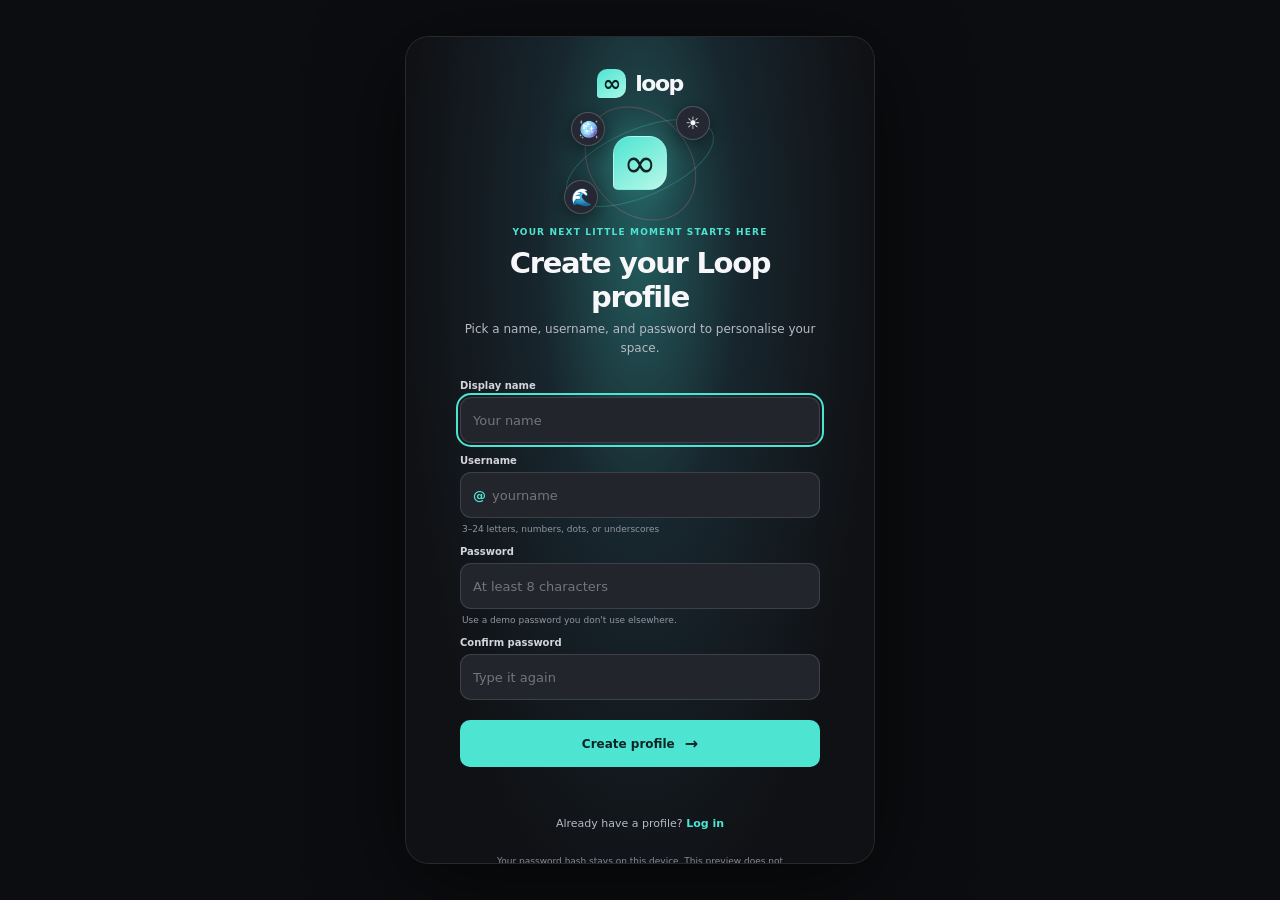
<file: index.html>
<!doctype html>
<html lang="en">
<head>
  <meta charset="utf-8">
  <meta name="viewport" content="width=device-width, initial-scale=1, viewport-fit=cover">
  <meta name="theme-color" content="#101114">
  <meta name="description" content="Loop is a short-video playground for little moments, creative loops, and new ideas.">
  <meta property="og:title" content="Loop — short videos, your way">
  <meta property="og:description" content="A little space for loops, ideas, and your people.">
  <meta property="og:type" content="website">
  <meta http-equiv="Content-Security-Policy" content="default-src 'self'; script-src 'self'; style-src 'self' 'unsafe-inline'; img-src 'self' data: blob:; media-src 'self' blob:; connect-src 'self'; object-src 'none'; base-uri 'self'; form-action 'self'">
  <link rel="manifest" href="manifest.webmanifest">
  <link rel="icon" href="icon-192.svg" type="image/svg+xml">
  <link rel="apple-touch-icon" href="icon-512.svg">
  <title>Loop — short videos, your way</title>
  <link rel="stylesheet" href="styles.css">
</head>
<body>
  <main class="app-shell" id="app">
    <header class="app-header">
      <button class="brand" data-view="feed" aria-label="Loop home"><span class="brand-mark">∞</span><span>loop</span></button>
      <div class="header-actions">
        <button class="download-cta" data-action="install-app" aria-label="Download or install Loop">Download</button>
        <button class="header-icon" data-view="discover" aria-label="Search">⌕</button>
        <button class="header-icon notification-button" data-view="notifications" aria-label="Notifications">♧<i></i></button>
      </div>
    </header>
    <a class="skip-link" href="#viewRoot">Skip to content</a>
    <div class="view-root" id="viewRoot" tabindex="-1"></div>
    <nav class="bottom-nav" aria-label="Main navigation">
      <button class="nav-button selected" data-view="feed"><span class="nav-icon">⌂</span><span>Home</span></button>
      <button class="nav-button" data-view="discover"><span class="nav-icon">⌕</span><span>Explore</span></button>
      <button class="nav-button create-nav" data-action="open-create" aria-label="Create a video"><span class="create">＋</span></button>
      <button class="nav-button" data-view="inbox"><span class="nav-icon">✉</span><span>Inbox</span></button>
      <button class="nav-button" data-view="profile"><span class="nav-icon">◉</span><span>Me</span></button>
    </nav>
    <input id="videoPicker" type="file" accept="video/*" capture="environment" hidden>
    <input id="avatarPicker" type="file" accept="image/*" hidden>
    <div class="overlay" id="overlay" aria-live="polite"></div>
    <div class="toast" id="toast" role="status"></div>
  </main>
  <script src="app.js"></script>
</body>
</html>
</file>
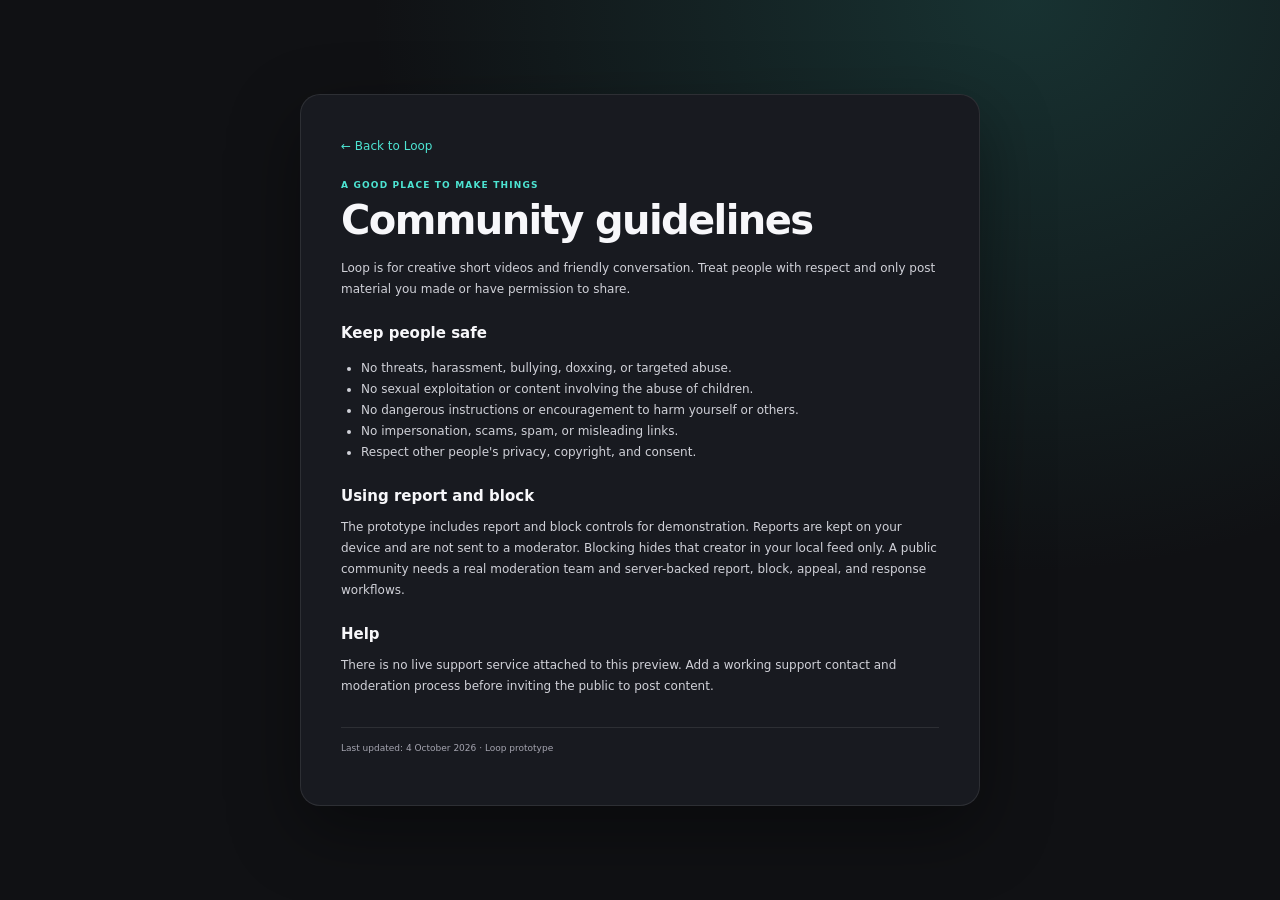
<file: community-guidelines.html>
<!doctype html>
<html lang="en">
<head>
  <meta charset="utf-8"><meta name="viewport" content="width=device-width, initial-scale=1">
  <meta name="theme-color" content="#101114"><link rel="manifest" href="manifest.webmanifest"><link rel="stylesheet" href="styles.css">
  <title>Community guidelines — Loop</title>
</head>
<body class="document-body"><main class="document-card">
  <a class="document-back" href="index.html">← Back to Loop</a>
  <div class="eyebrow">A good place to make things</div><h1>Community guidelines</h1>
  <p>Loop is for creative short videos and friendly conversation. Treat people with respect and only post material you made or have permission to share.</p>
  <h2>Keep people safe</h2><ul><li>No threats, harassment, bullying, doxxing, or targeted abuse.</li><li>No sexual exploitation or content involving the abuse of children.</li><li>No dangerous instructions or encouragement to harm yourself or others.</li><li>No impersonation, scams, spam, or misleading links.</li><li>Respect other people's privacy, copyright, and consent.</li></ul>
  <h2>Using report and block</h2><p>The prototype includes report and block controls for demonstration. Reports are kept on your device and are not sent to a moderator. Blocking hides that creator in your local feed only. A public community needs a real moderation team and server-backed report, block, appeal, and response workflows.</p>
  <h2>Help</h2><p>There is no live support service attached to this preview. Add a working support contact and moderation process before inviting the public to post content.</p>
  <p class="document-footnote">Last updated: 4 October 2026 · Loop prototype</p>
</main></body></html>
</file>
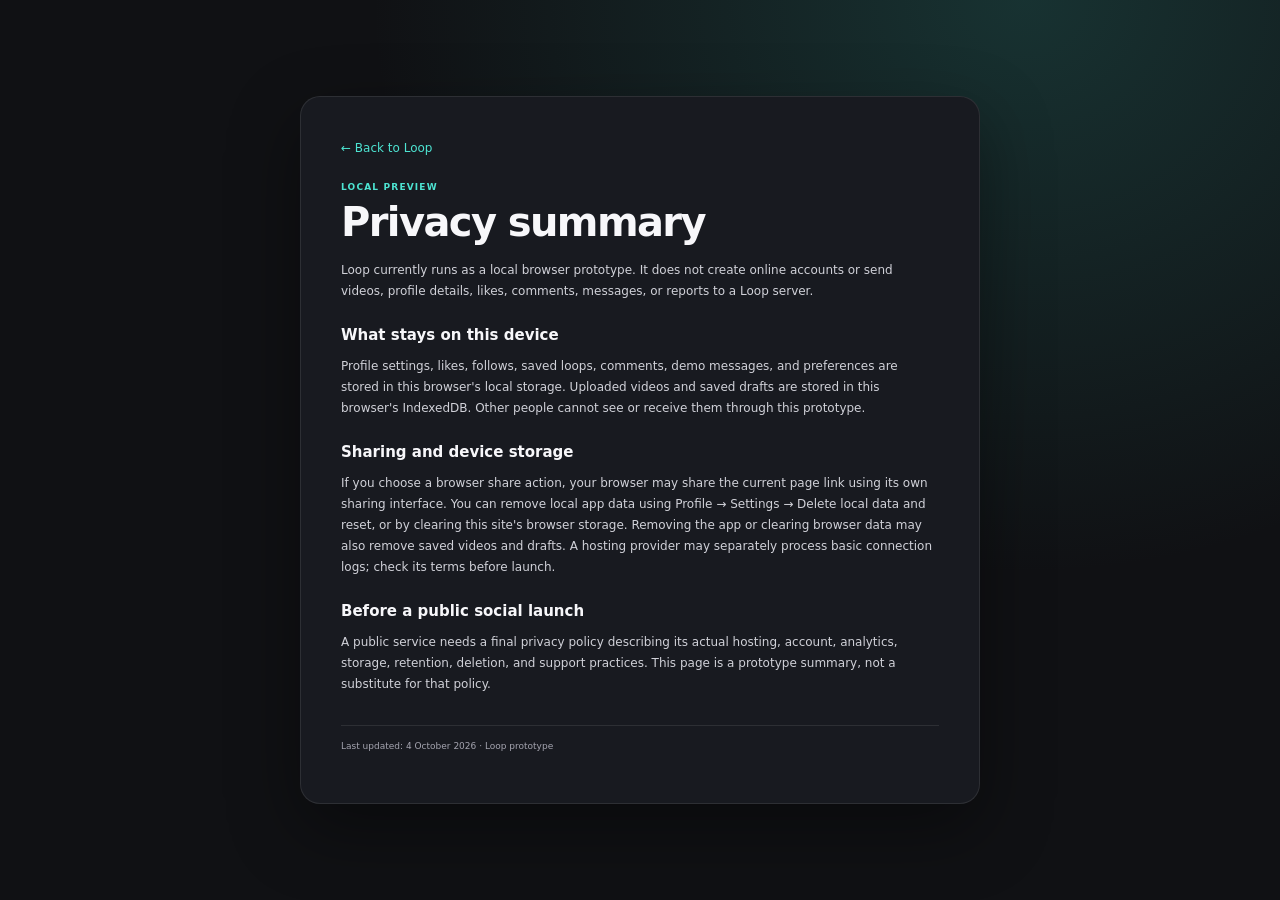
<file: privacy.html>
<!doctype html>
<html lang="en">
<head>
  <meta charset="utf-8"><meta name="viewport" content="width=device-width, initial-scale=1">
  <meta name="theme-color" content="#101114"><link rel="manifest" href="manifest.webmanifest"><link rel="stylesheet" href="styles.css">
  <title>Privacy summary — Loop</title>
</head>
<body class="document-body"><main class="document-card">
  <a class="document-back" href="index.html">← Back to Loop</a>
  <div class="eyebrow">Local preview</div><h1>Privacy summary</h1>
  <p>Loop currently runs as a local browser prototype. It does not create online accounts or send videos, profile details, likes, comments, messages, or reports to a Loop server.</p>
  <h2>What stays on this device</h2><p>Profile settings, likes, follows, saved loops, comments, demo messages, and preferences are stored in this browser's local storage. Uploaded videos and saved drafts are stored in this browser's IndexedDB. Other people cannot see or receive them through this prototype.</p>
  <h2>Sharing and device storage</h2><p>If you choose a browser share action, your browser may share the current page link using its own sharing interface. You can remove local app data using Profile → Settings → Delete local data and reset, or by clearing this site's browser storage. Removing the app or clearing browser data may also remove saved videos and drafts. A hosting provider may separately process basic connection logs; check its terms before launch.</p>
  <h2>Before a public social launch</h2><p>A public service needs a final privacy policy describing its actual hosting, account, analytics, storage, retention, deletion, and support practices. This page is a prototype summary, not a substitute for that policy.</p>
  <p class="document-footnote">Last updated: 4 October 2026 · Loop prototype</p>
</main></body></html>
</file>
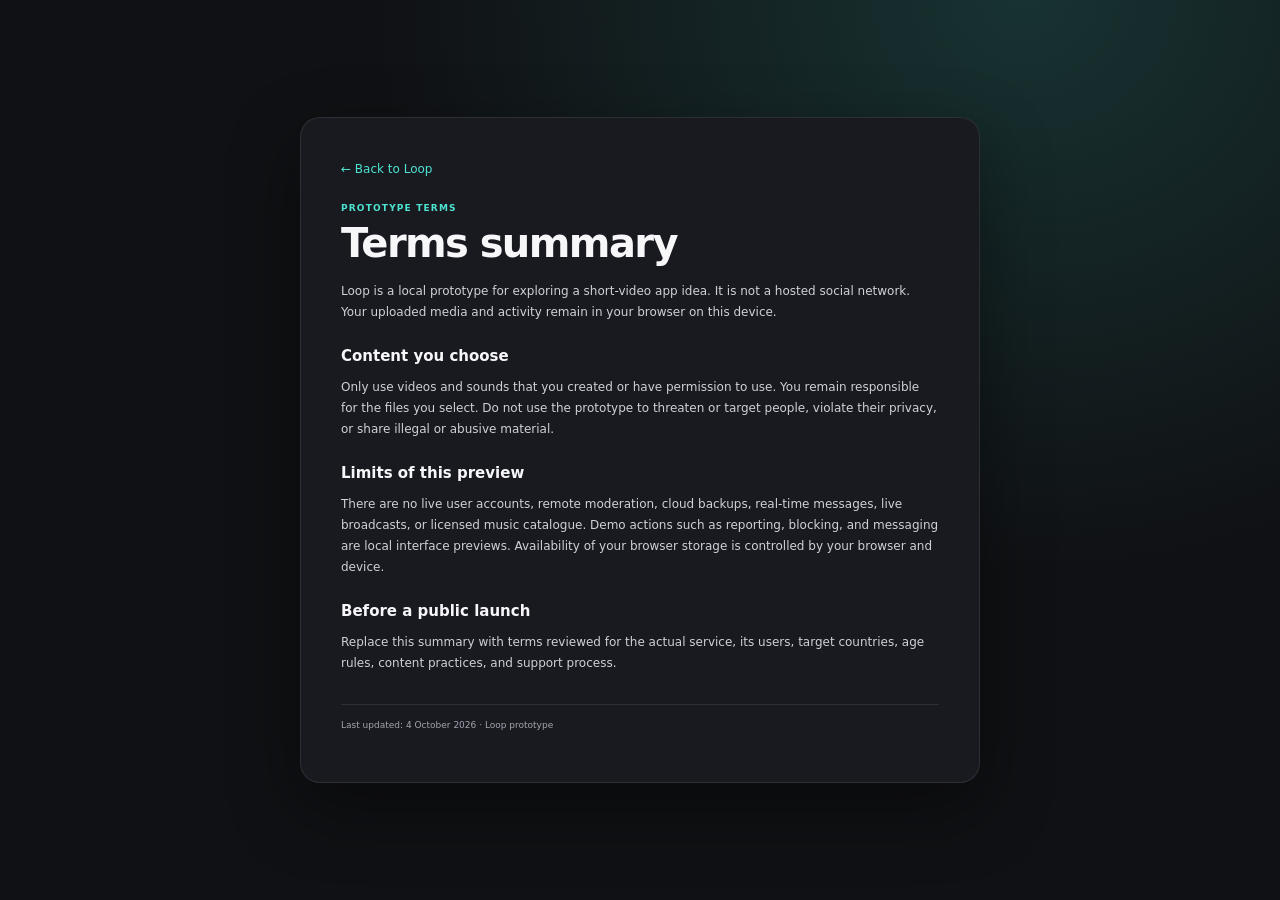
<file: terms.html>
<!doctype html>
<html lang="en">
<head>
  <meta charset="utf-8"><meta name="viewport" content="width=device-width, initial-scale=1">
  <meta name="theme-color" content="#101114"><link rel="manifest" href="manifest.webmanifest"><link rel="stylesheet" href="styles.css">
  <title>Terms summary — Loop</title>
</head>
<body class="document-body"><main class="document-card">
  <a class="document-back" href="index.html">← Back to Loop</a>
  <div class="eyebrow">Prototype terms</div><h1>Terms summary</h1>
  <p>Loop is a local prototype for exploring a short-video app idea. It is not a hosted social network. Your uploaded media and activity remain in your browser on this device.</p>
  <h2>Content you choose</h2><p>Only use videos and sounds that you created or have permission to use. You remain responsible for the files you select. Do not use the prototype to threaten or target people, violate their privacy, or share illegal or abusive material.</p>
  <h2>Limits of this preview</h2><p>There are no live user accounts, remote moderation, cloud backups, real-time messages, live broadcasts, or licensed music catalogue. Demo actions such as reporting, blocking, and messaging are local interface previews. Availability of your browser storage is controlled by your browser and device.</p>
  <h2>Before a public launch</h2><p>Replace this summary with terms reviewed for the actual service, its users, target countries, age rules, content practices, and support process.</p>
  <p class="document-footnote">Last updated: 4 October 2026 · Loop prototype</p>
</main></body></html>
</file>
<file: styles.css>
:root {
  color-scheme: dark;
  --bg: #101114;
  --panel: #191a20;
  --panel-soft: #22232a;
  --line: #ffffff17;
  --muted: #a5a5b0;
  --text: #f7f7fa;
  --aqua: #4de4d2;
  --coral: #ff748c;
  --purple: #a08cff;
  font-family: Inter, ui-sans-serif, system-ui, -apple-system, BlinkMacSystemFont, "Segoe UI", sans-serif;
  font-synthesis: none;
}
* { box-sizing: border-box; }
body { margin: 0; min-width: 320px; min-height: 100vh; background: #0c0d10; color: var(--text); }
button, input, textarea, select { color: inherit; font: inherit; }
button { cursor: pointer; }
button:focus-visible, input:focus-visible, textarea:focus-visible, select:focus-visible { outline: 2px solid var(--aqua); outline-offset: 2px; }
.app-shell { position: relative; width: min(100vw, 470px); height: 100dvh; min-height: 580px; margin: auto; overflow: hidden; background: var(--bg); box-shadow: 0 20px 90px #0009; }
.app-header { position: absolute; z-index: 5; inset: 0 0 auto; height: 58px; padding: 0 17px; display: flex; align-items: center; justify-content: space-between; background: linear-gradient(#101114f2, #101114b0); backdrop-filter: blur(14px); border-bottom: 1px solid #ffffff0a; }
.brand { display: flex; gap: 8px; align-items: center; border: 0; padding: 0; background: none; font-size: 21px; letter-spacing: -.07em; font-weight: 850; }
.brand-mark { width: 29px; height: 29px; display: grid; place-items: center; border-radius: 10px 10px 10px 3px; background: linear-gradient(145deg,var(--aqua),#aaf7e7); color: #092323; font-size: 22px; letter-spacing: 0; }
.header-actions { display: flex; gap: 8px; }
.download-cta { height: 37px; border: 0; border-radius: 12px; padding: 0 11px; background: var(--aqua); color: #092323; font-size: 10px; font-weight: 830; box-shadow: 0 5px 18px #4de4d222; }
.download-cta:hover { background: #79f1e3; }
.header-icon { position: relative; width: 37px; height: 37px; border: 1px solid var(--line); border-radius: 13px; background: #ffffff09; color: var(--text); font-size: 23px; line-height: 1; }
.notification-button i { position: absolute; top: 6px; right: 6px; width: 7px; height: 7px; border-radius: 50%; background: var(--coral); box-shadow: 0 0 0 2px var(--bg); }
.view-root { position: absolute; inset: 0 0 69px; overflow: hidden; }
.bottom-nav { position: absolute; z-index: 6; inset: auto 0 0; height: 69px; padding: 5px 8px max(5px, env(safe-area-inset-bottom)); display: flex; align-items: center; justify-content: space-around; background: #121318f5; border-top: 1px solid var(--line); backdrop-filter: blur(18px); }
.nav-button { min-width: 54px; display: grid; justify-items: center; gap: 1px; border: 0; padding: 5px 9px; background: none; color: #999aa7; font-size: 9px; font-weight: 620; }
.nav-icon { height: 25px; font-size: 22px; line-height: 24px; }
.nav-button.selected { color: var(--aqua); }
.create-nav { min-width: 56px; }
.create { width: 42px; height: 31px; display: grid; place-items: center; border-radius: 10px; background: linear-gradient(110deg,var(--aqua),#effefa 51%,var(--coral)); color: #102323; font-size: 26px; font-weight: 800; line-height: 1; }
.feed-page { position: absolute; inset: 0; background: #181921; }
.feed-scroller { position: absolute; inset: 0; overflow-y: auto; scroll-snap-type: y mandatory; scrollbar-width: none; overscroll-behavior-y: contain; }
.feed-scroller::-webkit-scrollbar, .page-scroll::-webkit-scrollbar { display: none; }
.feed-tabs { position: absolute; z-index: 3; top: 60px; left: 0; right: 0; height: 40px; display: flex; justify-content: center; gap: 18px; pointer-events: none; }
.feed-tabs button { position: relative; border: 0; padding: 3px 1px 8px; background: none; color: #ffffffa1; font-size: 12px; font-weight: 690; text-shadow: 0 1px 8px #0008; pointer-events: auto; }
.feed-tabs button.active { color: white; }
.feed-tabs button.active::after { content: ""; position: absolute; left: 20%; right: 20%; bottom: 2px; height: 2px; border-radius: 2px; background: var(--aqua); }
.post { position: relative; height: 100%; min-height: 580px; scroll-snap-align: start; overflow: hidden; isolation: isolate; background: #292a35; }
.scene { position: absolute; z-index: -2; inset: 0; overflow: hidden; display: grid; place-items: center; }
.scene::before, .scene::after { content: ""; position: absolute; border-radius: 50%; filter: blur(1px); opacity: .78; }
.scene::before { width: 65vw; max-width: 330px; aspect-ratio: 1; top: 19%; right: -14%; background: #ffc675; box-shadow: 0 0 90px #ffd48477; }
.scene::after { width: 78vw; max-width: 390px; aspect-ratio: 1; bottom: 10%; left: -30%; background: #fc6b72; opacity: .48; }
.scene.city { background: linear-gradient(165deg,#6375d9 0%,#de8fa3 42%,#f8bd81 69%,#341d37 100%); }
.scene.city::before { background: #ffe7a5; width: 36vw; max-width: 180px; top: 17%; right: 16%; }
.scene.city::after { background: #30284d; width: 130%; max-width: none; height: 43%; aspect-ratio: auto; bottom: -17%; left: -9%; border-radius: 45% 55% 0 0; filter: none; box-shadow: 0 -70px 0 -40px #513450,0 -132px 0 -84px #263252; opacity: 1; }
.scene.ocean { background: linear-gradient(180deg,#3d93bd 0%,#a2d1cc 38%,#f3d69c 39%,#268a9b 48%,#123e61 100%); }
.scene.ocean::before { background: #fff2c9; width: 45vw; max-width: 215px; top: 13%; right: 13%; opacity: .9; }
.scene.ocean::after { width: 140%; max-width: none; height: 24%; aspect-ratio: auto; background: #7bc3bd; border-radius: 45% 50% 0 0; bottom: 17%; left: -15%; filter: none; box-shadow: 0 44px 0 #1d768b,0 85px 0 #12536f; opacity: .9; }
.scene.coffee { background: linear-gradient(135deg,#b88a6a,#f1cba0 47%,#794d3d); }
.scene.coffee::before { background: #f4eee0; width: 51vw; max-width: 240px; aspect-ratio: 1.45; border-radius: 48%; top: 36%; right: 20%; transform: rotate(-14deg); box-shadow: inset 0 -23px 0 #e6d7c1,0 28px 45px #321a2870; }
.scene.coffee::after { width: 30vw; max-width: 140px; aspect-ratio: 1; background: #7b4a34; top: 41%; right: 29%; filter: none; opacity: .9; }
.scene.dance { background: radial-gradient(ellipse at 50% 46%,#e8a5f6 0%,#974bcc 24%,#392f86 54%,#171631 100%); }
.scene.dance::before { top: 12%; right: 12%; background: #f7e6ff; width: 110px; box-shadow: 0 0 100px #f3a8ff; }
.scene.dance::after { bottom: -18%; width: 120%; height: 50%; aspect-ratio: auto; background: #f66ca0; opacity: .32; filter: blur(28px); }
.scene.food { background: linear-gradient(145deg,#eea86b,#d25857 53%,#421f3c); }
.scene.food::before { top: 29%; right: 18%; width: 58vw; max-width: 260px; aspect-ratio: 1; background: #f4ebcc; box-shadow: inset 0 0 0 17px #d49b58,0 24px 55px #24162477; }
.scene.food::after { bottom: 11%; background: #563735; opacity: .65; }
.scene.video-scene { background: #000; }
.scene video { width: 100%; height: 100%; object-fit: cover; }
.scene-label { position: relative; z-index: 1; margin-top: 8%; padding: 12px 17px; border: 1px solid #ffffff66; border-radius: 999px; background: #0003; backdrop-filter: blur(9px); font-size: 10px; letter-spacing: .16em; text-transform: uppercase; }
.post-shade { position: absolute; z-index: -1; inset: 0; background: linear-gradient(180deg,#0006 0%,transparent 24%,transparent 53%,#000a 100%); pointer-events: none; }
.post-copy { position: absolute; left: 17px; right: 78px; bottom: 94px; text-shadow: 0 1px 8px #000b; }
.creator { display: flex; align-items: center; gap: 8px; margin-bottom: 9px; font-size: 13px; font-weight: 760; }
.creator-name { overflow: hidden; text-overflow: ellipsis; white-space: nowrap; }
.avatar { flex: 0 0 auto; width: 36px; height: 36px; display: grid; place-items: center; overflow: hidden; border-radius: 50%; border: 1px solid #ffffffbc; background: linear-gradient(145deg,#fd7791,#7056db); font-size: 17px; }
.avatar img { width: 100%; height: 100%; object-fit: cover; }
.follow { flex: 0 0 auto; margin-left: 1px; border: 1px solid transparent; border-radius: 7px; padding: 6px 9px; background: var(--coral); color: #35131b; font-size: 10px; font-weight: 820; text-shadow: none; }
.follow.following { background: #ffffff25; border-color: #ffffff65; color: white; }
.description { margin: 0 0 7px; font-size: 12px; line-height: 1.45; }
.tags { color: #ffffffeb; font-size: 11px; font-weight: 650; }
.tag-link { border: 0; padding: 0; background: none; color: inherit; font: inherit; font-weight: inherit; text-shadow: inherit; }
.music { width: max-content; max-width: 100%; margin-top: 10px; display: flex; align-items: center; gap: 7px; border: 0; padding: 0; background: none; color: inherit; font-size: 10px; white-space: nowrap; overflow: hidden; text-align: left; }
.music span:last-child { overflow: hidden; text-overflow: ellipsis; }
.music b { flex: 0 0 auto; border: 1px solid #ffffff65; border-radius: 6px; padding: 3px 6px; color: var(--aqua); font-size: 8px; }
.actions { position: absolute; right: 12px; bottom: 96px; display: grid; gap: 14px; justify-items: center; }
.action { min-width: 43px; padding: 0; border: 0; background: none; text-align: center; text-shadow: 0 1px 5px #000a; }
.action .glyph { display: grid; place-items: center; width: 41px; height: 41px; border: 1px solid #ffffff17; border-radius: 15px; background: #1116; font-size: 23px; line-height: 1; }
.action .count { display: block; margin-top: 4px; font-size: 9px; font-weight: 740; }
.action.liked .glyph { color: var(--coral); animation: pop .22s ease-out; }
@keyframes pop { 50% { transform: scale(1.2); } }
.empty-feed { height: 100%; min-height: 580px; padding: 130px 32px; display: grid; align-content: center; justify-items: center; text-align: center; background: radial-gradient(ellipse at 50% 40%,#235754,#151821 67%); }
.empty-feed .empty-icon { font-size: 42px; }
.empty-feed h2 { margin: 14px 0 5px; font-size: 21px; }
.empty-feed p { max-width: 270px; margin: 0 0 17px; color: #cccdd2; font-size: 12px; line-height: 1.6; }
.page-scroll { position: absolute; inset: 58px 0 0; padding: 16px 16px 24px; overflow-y: auto; scrollbar-width: none; }
.page-heading { display: flex; align-items: center; justify-content: space-between; gap: 12px; margin: 6px 0 16px; }
.page-heading h1 { margin: 0; font-size: 24px; letter-spacing: -.035em; }
.page-heading p { margin: 4px 0 0; color: var(--muted); font-size: 11px; }
.eyebrow { color: var(--aqua); font-size: 9px; font-weight: 820; letter-spacing: .13em; text-transform: uppercase; }
.search-box { height: 43px; display: flex; align-items: center; gap: 9px; margin: 12px 0 19px; padding: 0 13px; border: 1px solid var(--line); border-radius: 13px; background: var(--panel); color: var(--muted); }
.search-box input { flex: 1; min-width: 0; border: 0; outline: 0; background: transparent; color: white; font-size: 12px; }
.section-title { display: flex; align-items: center; justify-content: space-between; margin: 19px 0 10px; font-size: 13px; font-weight: 760; }
.section-title button { border: 0; background: none; color: var(--aqua); font-size: 10px; }
.trend-list { display: grid; gap: 8px; }
.trend-row { display: flex; align-items: center; gap: 11px; padding: 10px 12px; border: 1px solid var(--line); border-radius: 13px; background: #ffffff06; text-align: left; }
.trend-rank { width: 25px; color: var(--coral); font-size: 12px; font-weight: 850; }
.trend-name { flex: 1; font-size: 11px; font-weight: 710; }
.trend-meta { color: var(--muted); font-size: 9px; }
.creator-list { display: grid; gap: 9px; }
.creator-card { display: flex; align-items: center; gap: 10px; padding: 10px; border: 1px solid var(--line); border-radius: 14px; background: #ffffff06; }
.creator-card .avatar { width: 40px; height: 40px; }
.creator-details { flex: 1; min-width: 0; }
.creator-details strong { display: block; font-size: 11px; }
.creator-details span { color: var(--muted); font-size: 9px; }
.pill-button { border: 1px solid #ffffff2a; border-radius: 10px; padding: 8px 11px; background: #ffffff0d; font-size: 10px; font-weight: 720; }
.pill-button.primary { border-color: transparent; background: var(--aqua); color: #0b2424; }
.pill-button.danger { color: #ff9aae; }
.grid-videos { display: grid; grid-template-columns: repeat(3, 1fr); gap: 7px; }
.grid-video { position: relative; aspect-ratio: .72; overflow: hidden; border: 0; border-radius: 11px; padding: 8px; display: flex; align-items: end; background: linear-gradient(145deg,#665fd1,#ed9283 55%,#171827); text-align: left; }
.grid-video::before { content: ""; position: absolute; width: 100px; height: 100px; top: 15%; right: -20%; border-radius: 50%; background: #ffe6b5a6; }
.grid-video.ocean { background: linear-gradient(180deg,#4b91ad,#e0ca97 49%,#164e69); }
.grid-video.coffee { background: linear-gradient(145deg,#bb8c68,#f0d4ae,#704c48); }
.grid-video.dance { background: linear-gradient(145deg,#372868,#b46ad0,#ff8cad); }
.grid-video.food { background: linear-gradient(145deg,#e1a458,#d45f5b,#482642); }
.grid-video span { position: relative; z-index: 1; font-size: 9px; font-weight: 730; text-shadow: 0 1px 5px #000; }
.profile-hero { margin: 8px 0 17px; padding: 17px; border: 1px solid var(--line); border-radius: 19px; background: radial-gradient(ellipse at 90% 3%,#4de4d22b,transparent 48%),linear-gradient(145deg,#252632,#17181e); }
.profile-top { display: flex; align-items: center; gap: 13px; }
.profile-top .avatar { width: 66px; height: 66px; font-size: 26px; border: 2px solid var(--aqua); }
.profile-name h2 { margin: 0 0 4px; font-size: 17px; }
.profile-name div { color: var(--muted); font-size: 10px; }
.profile-bio { margin: 12px 0; color: #dcdee5; font-size: 11px; line-height: 1.5; }
.stats { display: flex; gap: 18px; margin: 14px 0; }
.stat strong { display: block; font-size: 14px; }
.stat span { color: var(--muted); font-size: 9px; }
.profile-actions { display: flex; gap: 8px; }
.profile-actions .pill-button { flex: 1; }
.segment-tabs { display: flex; gap: 7px; margin: 18px 0 11px; }
.segment-tabs button { flex: 1; border: 1px solid var(--line); border-radius: 10px; padding: 8px 5px; background: transparent; color: var(--muted); font-size: 10px; }
.segment-tabs button.active { border-color: #4de4d257; background: #4de4d214; color: var(--aqua); }
.inbox-list { display: grid; gap: 7px; }
.conversation { width: 100%; display: flex; align-items: center; gap: 10px; border: 1px solid var(--line); border-radius: 13px; padding: 11px; background: #ffffff05; text-align: left; }
.conversation .avatar { width: 42px; height: 42px; }
.conversation-content { flex: 1; min-width: 0; }
.conversation-content strong { display: flex; justify-content: space-between; font-size: 11px; }
.conversation-content small { display: block; margin-top: 4px; overflow: hidden; color: var(--muted); font-size: 9px; text-overflow: ellipsis; white-space: nowrap; }
.badge { width: 7px; height: 7px; display: inline-block; border-radius: 50%; background: var(--aqua); }
.message-thread { display: flex; flex-direction: column; height: calc(100% - 14px); }
.thread-back { border: 0; padding: 0; background: none; color: var(--aqua); font-size: 11px; }
.thread-messages { flex: 1; overflow-y: auto; padding: 12px 2px; }
.bubble { width: fit-content; max-width: 80%; margin: 8px 0; padding: 9px 12px; border-radius: 14px 14px 14px 3px; background: var(--panel-soft); font-size: 11px; line-height: 1.45; }
.bubble.mine { margin-left: auto; border-radius: 14px 14px 3px 14px; background: #2b8078; }
.message-form { display: flex; gap: 7px; }
.message-form input { flex: 1; min-width: 0; border: 1px solid var(--line); border-radius: 12px; padding: 11px; background: var(--panel); font-size: 11px; }
.notification-list { display: grid; gap: 8px; }
.notification-row { display: flex; align-items: center; gap: 10px; padding: 12px; border: 1px solid var(--line); border-radius: 13px; background: #ffffff06; }
.notification-row .avatar { width: 37px; height: 37px; }
.notification-row p { flex: 1; margin: 0; font-size: 10px; line-height: 1.45; }
.notification-row small { display: block; margin-top: 3px; color: var(--muted); }
.setting-group { margin: 14px 0; padding: 4px 12px; border: 1px solid var(--line); border-radius: 15px; background: #ffffff05; }
.setting-row { min-height: 47px; display: flex; align-items: center; justify-content: space-between; gap: 10px; border-bottom: 1px solid var(--line); font-size: 11px; }
.setting-row:last-child { border-bottom: 0; }
.setting-group a.setting-row { color: inherit; text-decoration: none; }
.setting-row small { display: block; margin-top: 3px; color: var(--muted); font-size: 9px; }
.toggle { width: 38px; height: 21px; padding: 2px; border: 0; border-radius: 99px; background: #4c4d57; }
.toggle::after { content: ""; width: 17px; height: 17px; display: block; border-radius: 50%; background: white; transition: transform .16s; }
.toggle.on { background: #34bfb1; }
.toggle.on::after { transform: translateX(17px); }
.live-hero { margin-top: 20px; padding: 25px 19px; border: 1px solid #ff748c4d; border-radius: 19px; background: radial-gradient(ellipse at 80% 15%,#ff748c45,transparent 43%),linear-gradient(135deg,#30233e,#1a1a24); }
.live-tag { display: inline-flex; gap: 5px; align-items: center; border-radius: 7px; padding: 5px 7px; background: var(--coral); color: #35131b; font-size: 9px; font-weight: 850; letter-spacing: .08em; }
.live-hero h2 { margin: 13px 0 7px; font-size: 21px; }
.live-hero p { margin: 0 0 15px; color: #c6c4ce; font-size: 11px; line-height: 1.6; }
.overlay { position: absolute; z-index: 10; inset: 0; display: none; align-items: end; background: #000a; backdrop-filter: blur(8px); }
.overlay.open { display: flex; }
.sheet { width: 100%; max-height: 88%; overflow-y: auto; padding: 17px 17px max(20px,env(safe-area-inset-bottom)); border: 1px solid #ffffff12; border-bottom: 0; border-radius: 22px 22px 0 0; background: #181a20; box-shadow: 0 -15px 60px #0009; }
.sheet-head { position: sticky; top: -17px; z-index: 2; display: flex; align-items: center; justify-content: space-between; margin: -17px -17px 15px; padding: 17px; border-bottom: 1px solid var(--line); border-radius: 22px 22px 0 0; background: #181a20ed; backdrop-filter: blur(10px); font-size: 13px; font-weight: 780; }
.sheet-head button { width: 28px; height: 28px; border: 0; border-radius: 9px; background: #ffffff0d; font-size: 18px; }
.comment-list { max-height: 230px; overflow-y: auto; }
.comment-row { margin: 13px 0; color: #dcdde4; font-size: 11px; line-height: 1.5; }
.comment-row strong { margin-right: 6px; color: white; }
.comment-row small { display: block; margin: 3px 0 0; color: var(--muted); font-size: 8px; }
.comment-form { display: flex; gap: 8px; margin-top: 13px; }
.comment-form input, .form-input, .form-area, .form-select { width: 100%; min-width: 0; border: 1px solid #ffffff20; border-radius: 11px; padding: 11px 12px; background: #23252d; color: white; font-size: 11px; }
.comment-form input { border-radius: 999px; }
.comment-form button { flex: 0 0 auto; border: 0; background: none; color: var(--aqua); font-size: 10px; font-weight: 780; }
.form-label { display: block; margin: 12px 0 6px; color: #d4d5dc; font-size: 10px; font-weight: 680; }
.form-area { min-height: 68px; resize: vertical; }
.form-select { appearance: none; }
.upload-preview { position: relative; height: 170px; overflow: hidden; border-radius: 14px; background: #090a0d; }
.upload-preview video { width: 100%; height: 100%; object-fit: contain; }
.upload-placeholder { height: 170px; display: grid; place-items: center; border: 1px dashed #ffffff35; border-radius: 14px; background: radial-gradient(ellipse,#353b4c,#171920 64%); color: #c9cbd5; font-size: 11px; text-align: center; }
.creator-sheet { height: 100%; max-height: 100%; overflow-y: auto; padding: 14px 16px max(20px,env(safe-area-inset-bottom)); border: 0; border-radius: 0; background: #101116; box-shadow: none; scrollbar-width: thin; scrollbar-color: #40434e transparent; }
.creator-sheet .sheet-head { top: -14px; margin: -14px -16px 12px; padding: 13px 16px; border-radius: 0; background: #101116ed; }
.creator-stage { position: relative; width: 100%; height: min(42dvh,360px); min-height: 215px; overflow: hidden; border: 1px solid #ffffff17; border-radius: 20px; background: radial-gradient(ellipse at 50% 35%,#293843 0%,#171a22 55%,#101116 100%); }
.creator-stage.has-video { background: #050608; }
.creator-video { display: block; width: 100%; height: 100%; object-fit: cover; background: #050608; }
.creator-preview-tag { position: absolute; top: 12px; left: 12px; border: 1px solid #ffffff2b; border-radius: 999px; padding: 5px 8px; background: #08090bc7; color: #e7e9ef; font-size: 8px; font-weight: 800; letter-spacing: .09em; pointer-events: none; }
.creator-empty-stage { height: 100%; padding: 20px; display: flex; flex-direction: column; align-items: center; justify-content: center; text-align: center; }
.creator-empty-mark { width: 54px; height: 54px; margin-bottom: 12px; display: grid; place-items: center; border: 1px solid #ffffff36; border-radius: 18px 18px 18px 6px; background: linear-gradient(145deg,#4de4d2,#baf8e8); color: #102323; box-shadow: 0 0 38px #4de4d244; font-size: 39px; }
.creator-empty-stage strong { font-size: 14px; }
.creator-empty-stage small { margin-top: 5px; color: #a5a8b3; font-size: 10px; }
.creator-source-actions { display: grid; grid-template-columns: 1fr 1fr; gap: 9px; margin: 11px 0 17px; }
.creator-source-button { min-height: 43px; display: flex; align-items: center; justify-content: center; gap: 8px; border: 1px solid #ffffff1d; border-radius: 12px; background: #20222a; color: #f5f5f8; font-size: 10px; font-weight: 750; }
.creator-source-button:first-child { border-color: #4de4d24a; background: #183330; }
.creator-source-button span:first-child { color: var(--aqua); font-size: 14px; }
.creator-camera-hint { margin: -8px 0 14px; color: #838691; font-size: 8px; text-align: center; }
.creator-section-heading { display: flex; align-items: center; justify-content: space-between; margin: 7px 0 4px; }
.creator-section-heading strong, .creator-section-heading small { display: block; }
.creator-section-heading strong { font-size: 11px; }
.creator-section-heading small { margin-top: 3px; color: #8f929d; font-size: 8px; }
.creator-section-icon { color: var(--aqua); font-size: 18px; }
.details-heading { margin-top: 16px; }
.filter-carousel { display: flex; gap: 9px; overflow-x: auto; padding: 9px 1px 7px; scrollbar-width: none; scroll-snap-type: x proximity; }
.filter-carousel::-webkit-scrollbar { display: none; }
.filter-chip { flex: 0 0 58px; display: flex; flex-direction: column; align-items: center; gap: 5px; border: 0; padding: 0 0 4px; background: transparent; color: #aeb1bb; font-size: 8px; scroll-snap-align: start; }
.filter-chip.selected { color: white; font-weight: 750; }
.filter-swatch { width: 54px; height: 58px; display: block; overflow: hidden; border: 2px solid transparent; border-radius: 11px; background: linear-gradient(155deg,#f1c188 0%,#c76e78 42%,#34475b 100%); box-shadow: inset 0 -17px 20px #1117; }
.filter-chip.selected .filter-swatch { border-color: var(--aqua); box-shadow: 0 0 0 2px #4de4d222; }
.swatch-none { background: linear-gradient(155deg,#ecc796 0%,#b36d76 45%,#334c68 100%); }
.swatch-warm { background: linear-gradient(155deg,#ffe2a6 0%,#e18c55 48%,#705367 100%); }
.swatch-cool { background: linear-gradient(155deg,#b8e9ed 0%,#688fae 48%,#35345c 100%); }
.swatch-mono { background: linear-gradient(155deg,#f0f0ec 0%,#85858d 48%,#25252c 100%); }
.swatch-glow { background: radial-gradient(ellipse at 40% 24%,#fff7c4 0%,#f5a7a2 37%,#6866a4 100%); }
.swatch-vintage { background: linear-gradient(155deg,#edcc9e 0%,#b98461 48%,#52615d 100%); }
.creator-caption { min-height: 76px; }
.creator-submitbar { position: sticky; bottom: -20px; margin: 14px -16px -20px; padding: 11px 16px max(13px,env(safe-area-inset-bottom)); border-top: 1px solid #ffffff12; background: linear-gradient(#101116e8,#101116 35%); backdrop-filter: blur(14px); }
.creator-submitbar .pill-button { min-height: 42px; font-size: 10px; }
.creator-submitbar .pill-button span { margin-left: 6px; font-size: 13px; }
@media (max-height: 700px) { .creator-stage { height: 34dvh; min-height: 180px; } .creator-source-actions { margin-bottom: 10px; } }
.form-row { display: flex; gap: 9px; }
.form-row > * { flex: 1; min-width: 0; }
.sheet-actions { display: flex; gap: 8px; margin-top: 16px; }
.sheet-actions button { flex: 1; }
.toast { position: absolute; z-index: 15; left: 50%; bottom: 82px; max-width: 85%; transform: translate(-50%,12px); opacity: 0; pointer-events: none; border: 1px solid #ffffff1a; border-radius: 999px; padding: 10px 14px; background: #292b32f5; box-shadow: 0 8px 30px #0007; font-size: 10px; text-align: center; transition: .2s ease; }
.toast.show { transform: translate(-50%,0); opacity: 1; }
.helper-note { margin: 14px 0 0; color: #92939d; font-size: 9px; line-height: 1.5; }
.skip-link { position: absolute; z-index: 30; top: 8px; left: 8px; transform: translateY(-160%); border-radius: 8px; padding: 9px 12px; background: var(--aqua); color: #102323; font-size: 11px; font-weight: 750; }
.skip-link:focus { transform: translateY(0); }
.terms-check { display: flex; align-items: flex-start; gap: 9px; margin-top: 14px; color: #d5d6dc; font-size: 9px; line-height: 1.5; }
.terms-check input { flex: 0 0 auto; margin-top: 1px; accent-color: var(--aqua); }
.terms-check a { color: var(--aqua); }
.studio-metrics { display: grid; grid-template-columns: repeat(3,1fr); gap: 8px; margin: 12px 0; }
.studio-metric { padding: 13px 9px; border: 1px solid var(--line); border-radius: 13px; background: var(--panel); }
.studio-metric strong { display: block; font-size: 17px; }
.studio-metric span { color: var(--muted); font-size: 9px; }
.draft-row { display: flex; align-items: center; gap: 10px; margin: 7px 0; padding: 10px; border: 1px solid var(--line); border-radius: 12px; background: #ffffff05; }
.draft-thumb { width: 42px; height: 55px; display: grid; place-items: center; flex: 0 0 auto; border-radius: 8px; background: linear-gradient(140deg,#345c65,#df718e); font-size: 18px; }
.draft-info { flex: 1; min-width: 0; }
.draft-info strong { display: block; overflow: hidden; font-size: 10px; text-overflow: ellipsis; white-space: nowrap; }
.draft-info small { color: var(--muted); font-size: 8px; }
.draft-row .pill-button { padding: 7px 8px; }
.document-body { min-height: 100vh; padding: 24px 15px; background: radial-gradient(ellipse at 80% 0%,#23645e66,transparent 45%),#101114; }
.document-card { width: min(100%,680px); margin: 20px auto; padding: clamp(20px,5vw,40px); border: 1px solid var(--line); border-radius: 20px; background: #181a20; box-shadow: 0 25px 70px #0006; }
.document-back { display: inline-block; margin-bottom: 27px; color: var(--aqua); font-size: 12px; text-decoration: none; }
.document-card h1 { margin: 7px 0 15px; font-size: clamp(27px,6vw,40px); letter-spacing: -.04em; }
.document-card h2 { margin: 24px 0 7px; font-size: 15px; }
.document-card p, .document-card li { color: #d0d1d8; font-size: 12px; line-height: 1.75; }
.document-card ul { padding-left: 20px; }
.document-footnote { margin-top: 30px; border-top: 1px solid var(--line); padding-top: 13px; color: var(--muted) !important; font-size: 9px !important; }
.app-shell.signup-mode .app-header, .app-shell.signup-mode .bottom-nav, .app-shell.signup-mode .skip-link, .app-shell.signup-mode .toast { display: none; }
.app-shell.signup-mode .view-root { inset: 0; overflow-y: auto; }
.signup-screen { min-height: 100%; padding: max(24px,env(safe-area-inset-top)) 22px max(24px,env(safe-area-inset-bottom)); display: grid; place-items: center; background: radial-gradient(ellipse at 50% 23%,#235b5c 0%,#17252d 31%,#101114 71%); }
.signup-card { width: min(100%,360px); padding: 8px 0 20px; }
.signup-brand { display: flex; align-items: center; gap: 9px; width: max-content; margin: 0 auto 3px; font-size: 22px; font-weight: 850; letter-spacing: -.07em; }
.signup-art { position: relative; width: 176px; height: 118px; margin: 6px auto 3px; display: grid; place-items: center; }
.signup-art::before, .signup-art::after { content: ""; position: absolute; border: 1px solid #4de4d242; border-radius: 50%; transform: rotate(-23deg); }
.signup-art::before { width: 156px; height: 66px; }
.signup-art::after { width: 123px; height: 97px; transform: rotate(48deg); border-color: #ff748c40; }
.signup-center { position: relative; z-index: 1; width: 54px; height: 54px; display: grid; place-items: center; border: 1px solid #ffffff37; border-radius: 18px 18px 18px 5px; background: linear-gradient(145deg,#4de4d2,#baf8e8); color: #102323; box-shadow: 0 0 38px #4de4d255; font-size: 40px; }
.signup-orbit { position: absolute; z-index: 2; width: 34px; height: 34px; display: grid; place-items: center; border: 1px solid #ffffff35; border-radius: 50%; background: #252833; box-shadow: 0 4px 18px #0007; font-size: 17px; }
.signup-orbit.orbit-one { top: 2px; right: 18px; }
.signup-orbit.orbit-two { bottom: 8px; left: 12px; }
.signup-orbit.orbit-three { top: 8px; left: 19px; }
.signup-card > .eyebrow { margin-top: 5px; text-align: center; }
.signup-card h1 { margin: 9px 0 6px; text-align: center; font-size: clamp(23px,6vw,29px); letter-spacing: -.045em; }
.signup-card .login-title { color: var(--aqua); overflow-wrap: anywhere; }
.signup-intro { margin: 0 auto 22px; color: #b7bac5; font-size: 12px; line-height: 1.6; text-align: center; }
.signup-form .form-label { margin-top: 12px; }
.signup-form .form-input { min-height: 46px; font-size: 13px; }
.signup-handle { position: relative; }
.signup-handle > span { position: absolute; z-index: 1; top: 50%; left: 13px; transform: translateY(-50%); color: var(--aqua); font-size: 13px; font-weight: 750; }
.signup-handle .form-input { padding-left: 31px; }
.signup-hint { display: block; margin: 6px 2px 0; color: #9295a2; font-size: 9px; }
.signup-submit { width: 100%; min-height: 47px; margin-top: 20px; display: flex; align-items: center; justify-content: center; gap: 10px; font-size: 12px; }
.signup-submit span { font-size: 16px; }
.auth-switch { display: block; width: 100%; margin: 16px auto 0; border: 0; padding: 8px; background: none; color: #b7bac5; font-size: 11px; }
.auth-switch span { color: var(--aqua); font-weight: 750; }
.signup-local-note { max-width: 315px; margin: 17px auto 0; color: #878a95; font-size: 9px; line-height: 1.55; text-align: center; }
.signup-message { min-height: 16px; margin: 10px 0 0; color: #ff9aae; font-size: 10px; line-height: 1.4; text-align: center; }
.reset-local-profile { width: 100%; margin-top: 15px; border: 0; padding: 8px; background: none; color: #ff9aae; font-size: 10px; font-weight: 700; }
@media (min-width: 600px) {
  body { display: grid; place-items: center; }
  .app-shell { height: min(92dvh,920px); min-height: 600px; border: 1px solid #ffffff1a; border-radius: 24px; }
  .bottom-nav { border-radius: 0 0 24px 24px; }
}
@media (max-height: 650px) {
  .post-copy { bottom: 81px; }
  .actions { bottom: 82px; gap: 9px; }
  .action .glyph { width: 37px; height: 37px; }
}
@media (prefers-reduced-motion: reduce) {
  *, *::before, *::after { scroll-behavior: auto !important; animation-duration: .01ms !important; animation-iteration-count: 1 !important; transition-duration: .01ms !important; }
}
</file>
